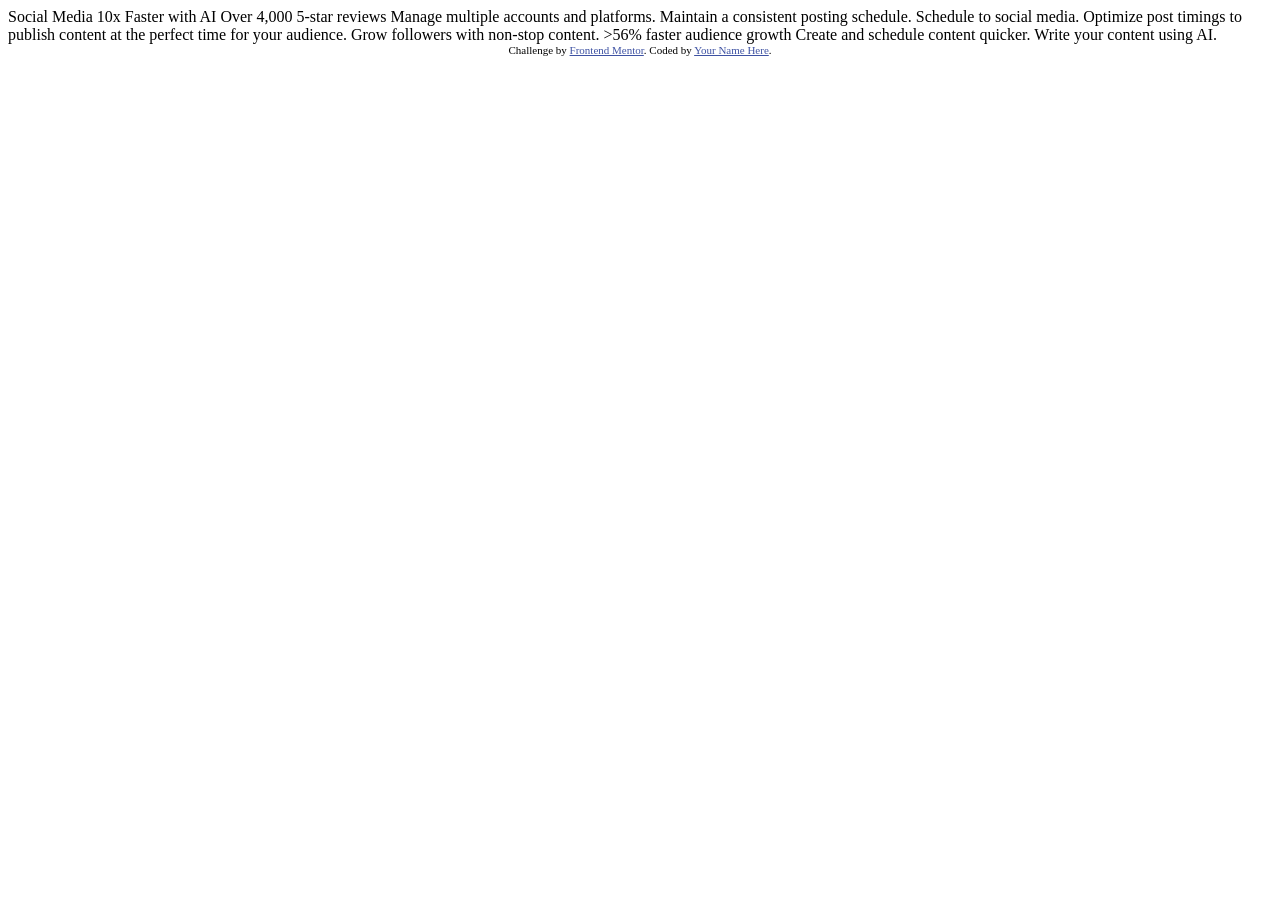
<file: index.html>
<!DOCTYPE html>
<html lang="en">
<head>
  <meta charset="UTF-8">
  <meta name="viewport" content="width=device-width, initial-scale=1.0"> <!-- displays site properly based on user's device -->

  <link rel="icon" type="image/png" sizes="32x32" href="./assets/images/favicon-32x32.png">
  
  <title>Frontend Mentor | Bento grid</title>

  <!-- Feel free to remove these styles or customise in your own stylesheet 👍 -->
  <style>
    .attribution { font-size: 11px; text-align: center; }
    .attribution a { color: hsl(228, 45%, 44%); }
  </style>
</head>
<body>

  Social Media 10x Faster with AI
  Over 4,000 5-star reviews

  Manage multiple accounts and platforms.

  Maintain a consistent posting schedule.

  Schedule to social media.
  Optimize post timings to publish content at the perfect time for your audience.
  
  Grow followers with non-stop content.

  >56% faster audience growth
  
  Create and schedule content quicker.

  Write your content using AI.
  
  <div class="attribution">
    Challenge by <a href="https://www.frontendmentor.io?ref=challenge">Frontend Mentor</a>. 
    Coded by <a href="#">Your Name Here</a>.
  </div>
</body>
</html>
</file>
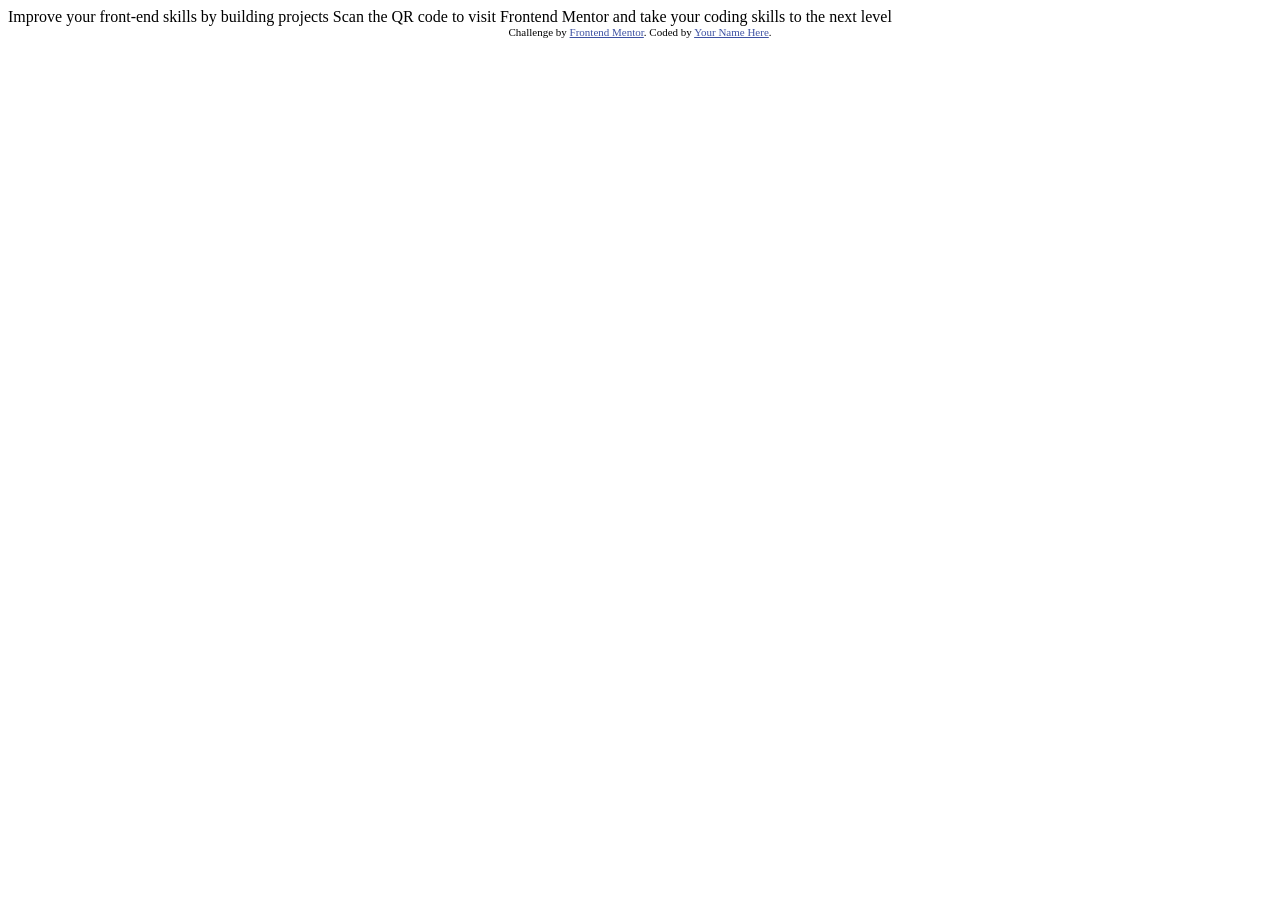
<file: qr-code-component-main/index.html>
<!DOCTYPE html>
<html lang="en">
<head>
  <meta charset="UTF-8">
  <meta name="viewport" content="width=device-width, initial-scale=1.0"> <!-- displays site properly based on user's device -->

  <link rel="icon" type="image/png" sizes="32x32" href="./images/favicon-32x32.png">
  
  <title>Frontend Mentor | QR code component</title>

  <!-- Feel free to remove these styles or customise in your own stylesheet 👍 -->
  <style>
    .attribution { font-size: 11px; text-align: center; }
    .attribution a { color: hsl(228, 45%, 44%); }
  </style>
</head>
<body>

  Improve your front-end skills by building projects

  Scan the QR code to visit Frontend Mentor and take your coding skills to the next level
  
  <div class="attribution">
    Challenge by <a href="https://www.frontendmentor.io?ref=challenge" target="_blank">Frontend Mentor</a>. 
    Coded by <a href="#">Your Name Here</a>.
  </div>
</body>
</html>
</file>
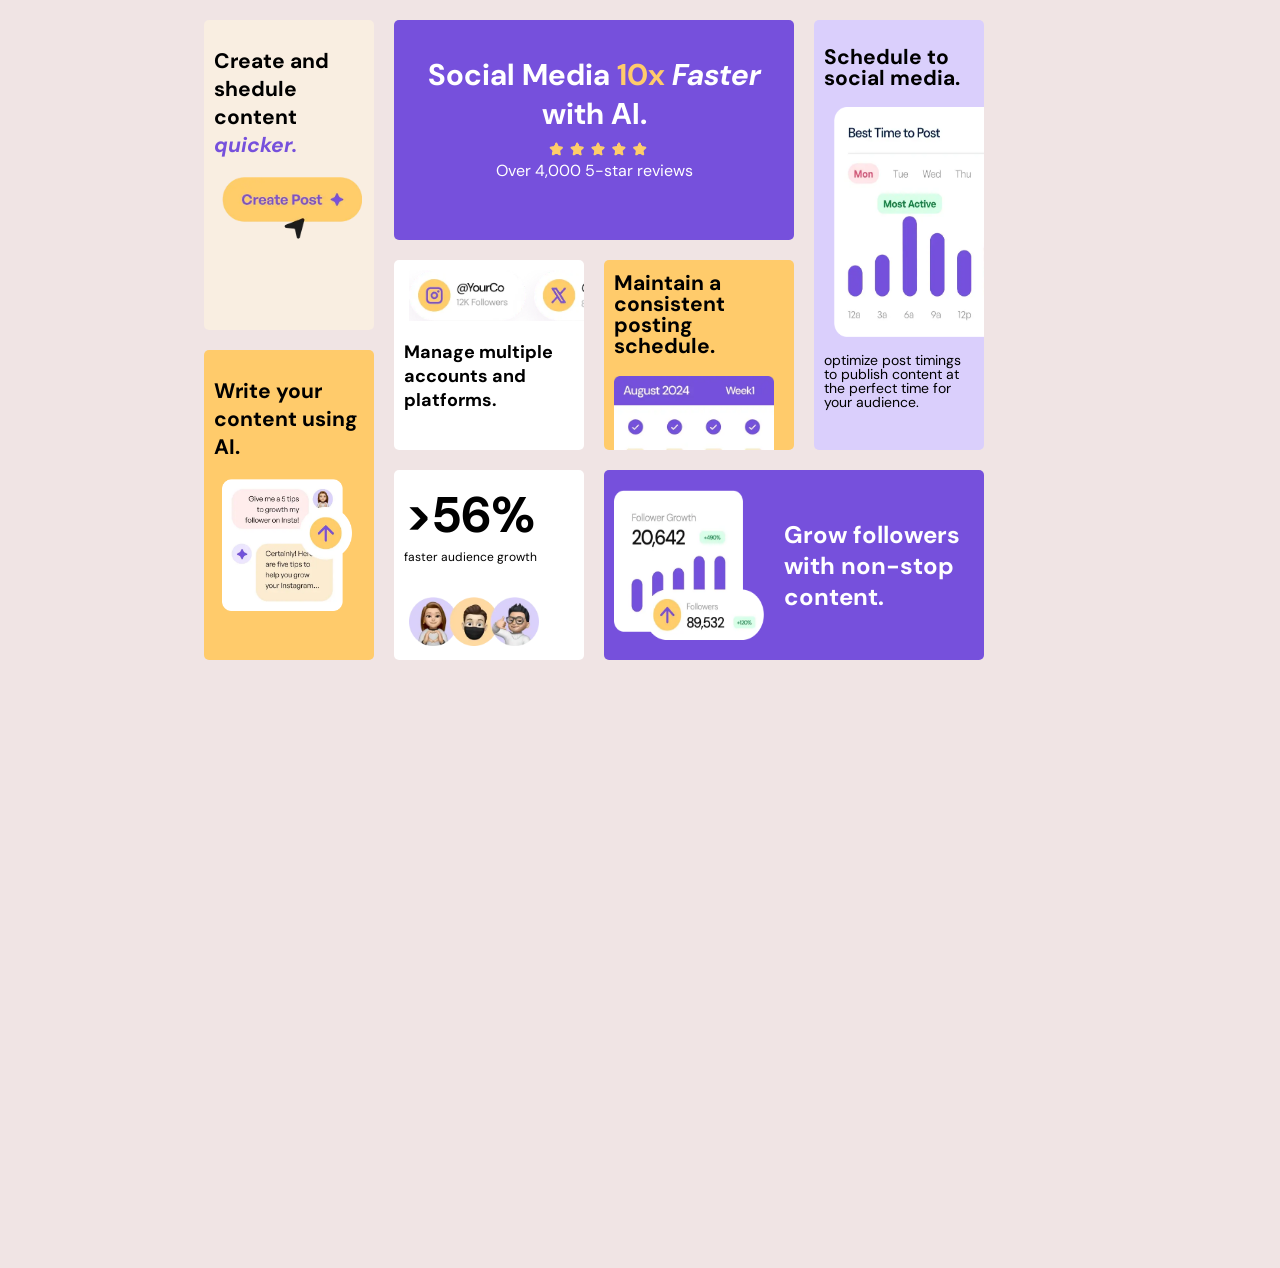
<file: bento-grid-main/bento-grid-main/index.html>
<!DOCTYPE html>
<html lang="en">
<head>
    <meta charset="UTF-8">
    <meta name="viewport" content="width=device-width, initial-scale=1.0">
    <title>bento</title>
    <link rel="stylesheet" href="bento.css">
    <link rel="preconnect" href="https://fonts.googleapis.com">
<link rel="preconnect" href="https://fonts.gstatic.com" crossorigin>
<link href="https://fonts.googleapis.com/css2?family=DM+Sans:ital,opsz,wght@0,9..40,100..1000;1,9..40,100..1000&display=swap" rel="stylesheet">
</head>
<body>
    <div class="bigbox1">
        <div class="box1">
            <h2>Create and shedule content <em>quicker.</em></h2>
            <img src="./assets/images/illustration-create-post.webp" alt="create post">
        </div>
        <div class="box2">         
            <h2>Write your content using AI.</h2>
            <img src="./assets/images/illustration-ai-content.webp" alt="ai">
        </div>

    </div>
    <div class="bigbox2">
        <div class="cube1">
            <div class="left">
                <div class="up">
                    <h2>Social Media <span class="highlight">10x</span> <i>Faster</i> with AI.</h2>
                    <img src="./assets/images/illustration-five-stars.webp" alt="stars">
                    <p>Over 4,000 5-star reviews </p>
                 </div>    

                <div class="down">

                        <div class="left2">
                            <img src="./assets/images/illustration-multiple-platforms.webp" alt="multiple platforms">
                            <h2>Manage multiple accounts and platforms.</h2>
                        </div>
               
                        <div class="right2">
                            <h2>Maintain a consistent posting schedule.</h2>
                            <img src="./assets/images/illustration-consistent-schedule.webp" alt="schedule posts">
                        </div>

                </div>
            <div class="right">
                <h2>Schedule to social media.</h2>
                <img src="./assets/images/illustration-schedule-posts.webp" alt="schedule posts">
                <p>optimize post timings to publish content at the perfect time for your audience.</p></div>
            </div>
        <div class="cube2">
            <div class="left3">
                <h2>>56%</h2>
                <p>faster audience growth</p>
                <img src="./assets/images/illustration-audience-growth.webp" alt="audience growth">

            </div>
            <div class="right3">
                <img src="./assets/images/illustration-grow-followers.webp" alt="grow followers">
                <h2>Grow followers with non-stop content.</h2>

            </div>
<!--  -->
        </div>
    </div>
</body>
</html>
</file>
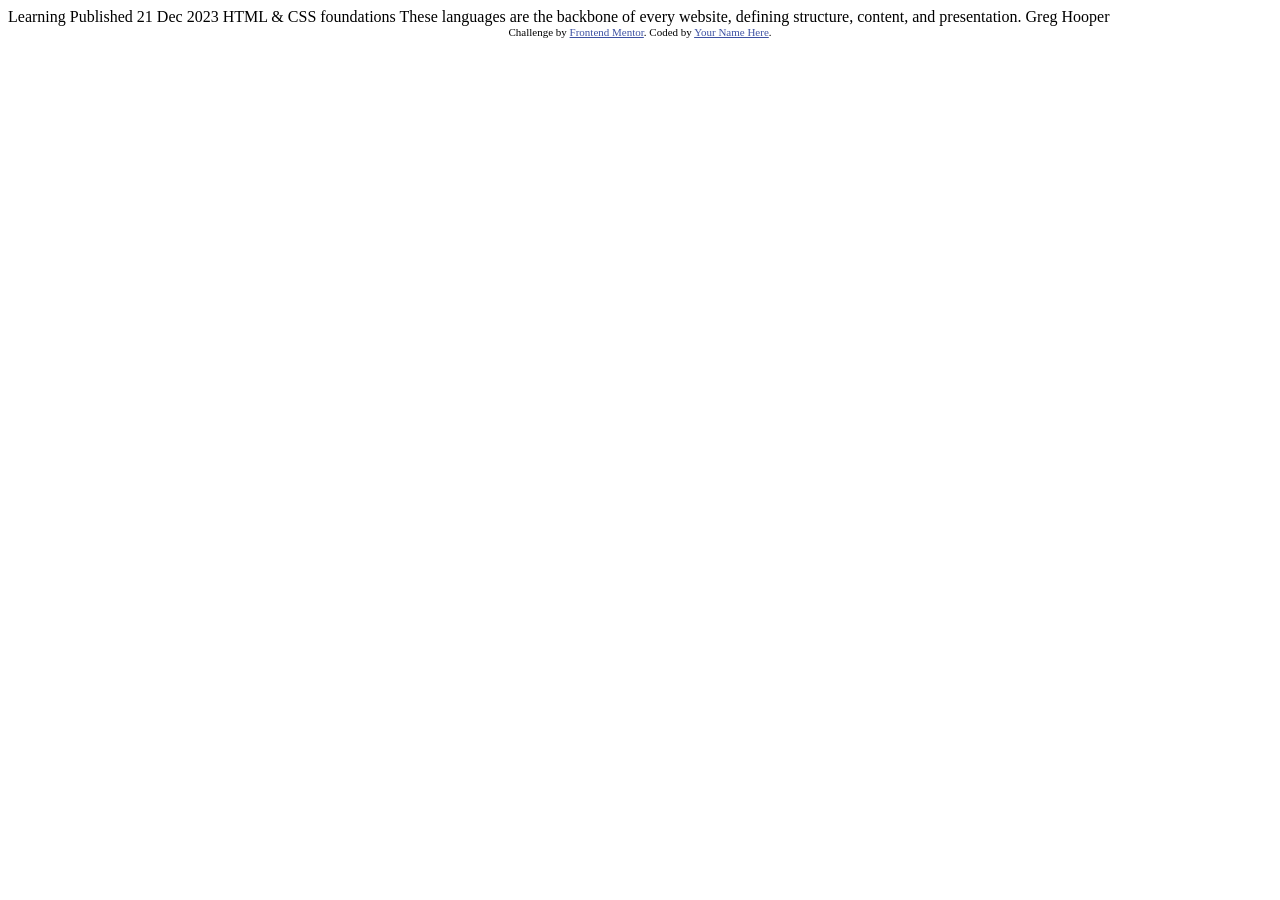
<file: blog-preview-card-main/blog-preview-card-main/index.html>
<!DOCTYPE html>
<html lang="en">
<head>
  <meta charset="UTF-8">
  <meta name="viewport" content="width=device-width, initial-scale=1.0"> <!-- displays site properly based on user's device -->

  <link rel="icon" type="image/png" sizes="32x32" href="./assets/images/favicon-32x32.png">
  
  <title>Frontend Mentor | Blog preview card</title>

  <!-- Feel free to remove these styles or customise in your own stylesheet 👍 -->
  <style>
    .attribution { font-size: 11px; text-align: center; }
    .attribution a { color: hsl(228, 45%, 44%); }
  </style>
</head>
<body>

  Learning

  Published 21 Dec 2023

  HTML & CSS foundations

  These languages are the backbone of every website, defining structure, content, and presentation.

  Greg Hooper
  
  <div class="attribution">
    Challenge by <a href="https://www.frontendmentor.io?ref=challenge" target="_blank">Frontend Mentor</a>. 
    Coded by <a href="#">Your Name Here</a>.
  </div>
</body>
</html>
</file>
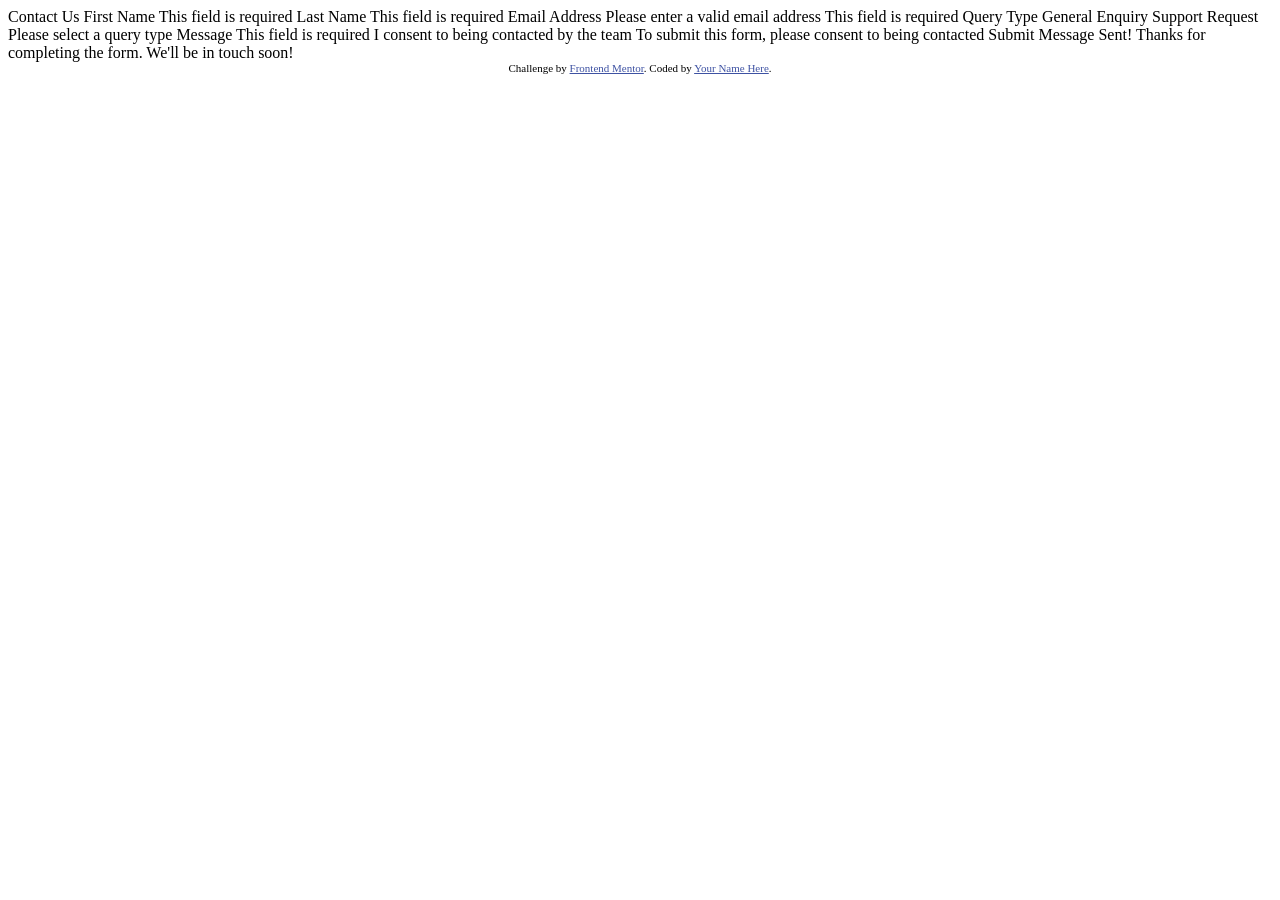
<file: contact-form-main/contact-form-main/index.html>
<!DOCTYPE html>
<html lang="en">
<head>
  <meta charset="UTF-8">
  <meta name="viewport" content="width=device-width, initial-scale=1.0"> <!-- displays site properly based on user's device -->

  <link rel="icon" type="image/png" sizes="32x32" href="./assets/images/favicon-32x32.png">
  
  <title>Frontend Mentor | Contact form</title>

  <!-- Feel free to remove these styles or customise in your own stylesheet 👍 -->
  <style>
    .attribution { font-size: 11px; text-align: center; }
    .attribution a { color: hsl(228, 45%, 44%); }
  </style>
</head>
<body>

  Contact Us

  First Name
  This field is required

  Last Name
  This field is required

  Email Address
  Please enter a valid email address
  This field is required

  Query Type
  General Enquiry
  Support Request
  Please select a query type

  Message
  This field is required

  I consent to being contacted by the team
  To submit this form, please consent to being contacted

  Submit

  Message Sent!
  Thanks for completing the form. We'll be in touch soon!
  
  <div class="attribution">
    Challenge by <a href="https://www.frontendmentor.io?ref=challenge">Frontend Mentor</a>. 
    Coded by <a href="#">Your Name Here</a>.
  </div>
</body>
</html>
</file>
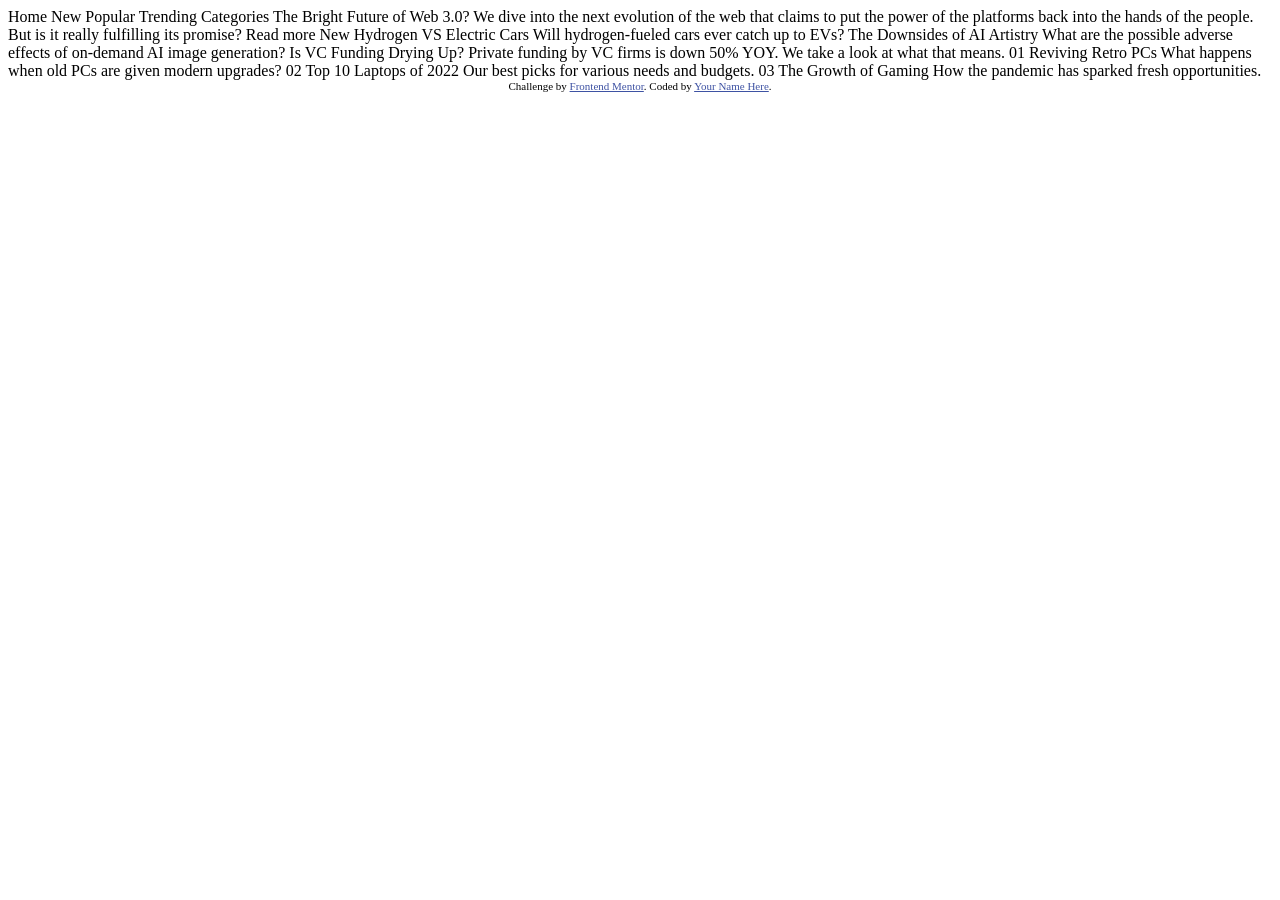
<file: news-homepage-main/news-homepage-main/index.html>
<!DOCTYPE html>
<html lang="en">
<head>
  <meta charset="UTF-8">
  <meta name="viewport" content="width=device-width, initial-scale=1.0"> <!-- displays site properly based on user's device -->

  <link rel="icon" type="image/png" sizes="32x32" href="./assets/images/favicon-32x32.png">
  
  <title>Frontend Mentor | News homepage</title>

  <!-- Feel free to remove these styles or customise in your own stylesheet 👍 -->
  <style>
    .attribution { font-size: 11px; text-align: center; }
    .attribution a { color: hsl(228, 45%, 44%); }
  </style>
</head>
<body>

  Home
  New
  Popular
  Trending
  Categories

  The Bright Future of Web 3.0?

  We dive into the next evolution of the web that claims to put the power of the platforms back into the hands of the people. 
  But is it really fulfilling its promise?

  Read more

  New 

  Hydrogen VS Electric Cars
  Will hydrogen-fueled cars ever catch up to EVs?

  The Downsides of AI Artistry
  What are the possible adverse effects of on-demand AI image generation?

  Is VC Funding Drying Up?
  Private funding by VC firms is down 50% YOY. We take a look at what that means.

  01
  Reviving Retro PCs
  What happens when old PCs are given modern upgrades?

  02
  Top 10 Laptops of 2022
  Our best picks for various needs and budgets.

  03
  The Growth of Gaming
  How the pandemic has sparked fresh opportunities.
  
  <div class="attribution">
    Challenge by <a href="https://www.frontendmentor.io?ref=challenge" target="_blank">Frontend Mentor</a>. 
    Coded by <a href="#">Your Name Here</a>.
  </div>
</body>
</html>
</file>
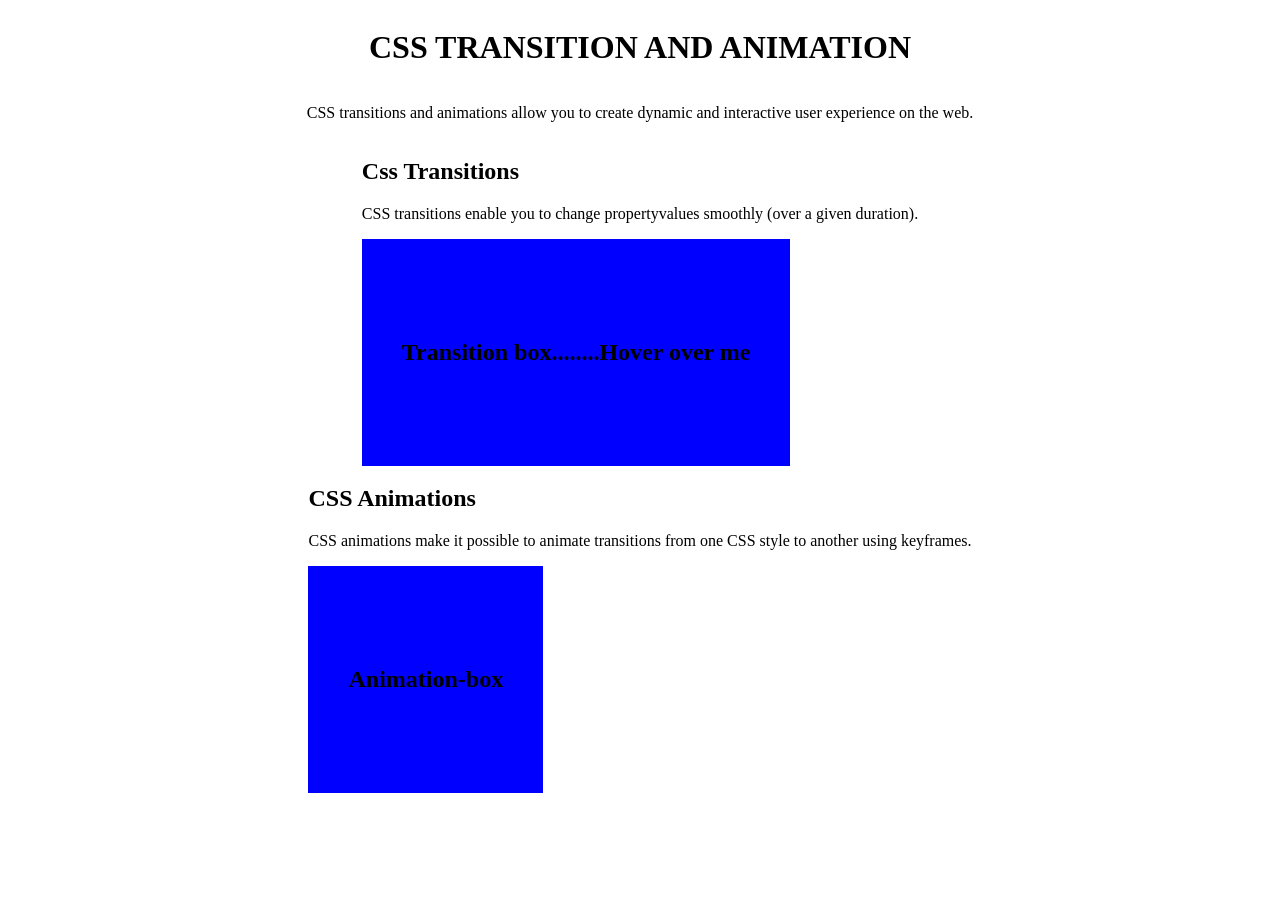
<file: animation.html>
<!DOCTYPE html>
<html lang="en">
<head>
    <meta charset="UTF-8">
    <meta name="viewport" content="width=device-width, initial-scale=1.0">
    <title>Document</title>
    <link rel="stylesheet" href="animation.css">
</head>
<body>
    <h1>CSS TRANSITION AND ANIMATION</h1>
    <p> CSS transitions and animations allow you to create dynamic and interactive user experience on the web.</p>

    <div>
        <h2>Css Transitions</h2>
        <p>CSS transitions enable you to change propertyvalues smoothly (over a given duration).</p>
        <div class="transition-box">
            <h2>Transition box........Hover over me </h2>
        </div>
    </div>
    <div>
        <h2>CSS Animations</h2>
        <p>CSS animations make it possible to animate transitions from one CSS style to another using keyframes.</p>
        <div class="animation-box">
            <h2>Animation-box</h2>
        </div>

    </div>
    
</body>
</html>
</file>
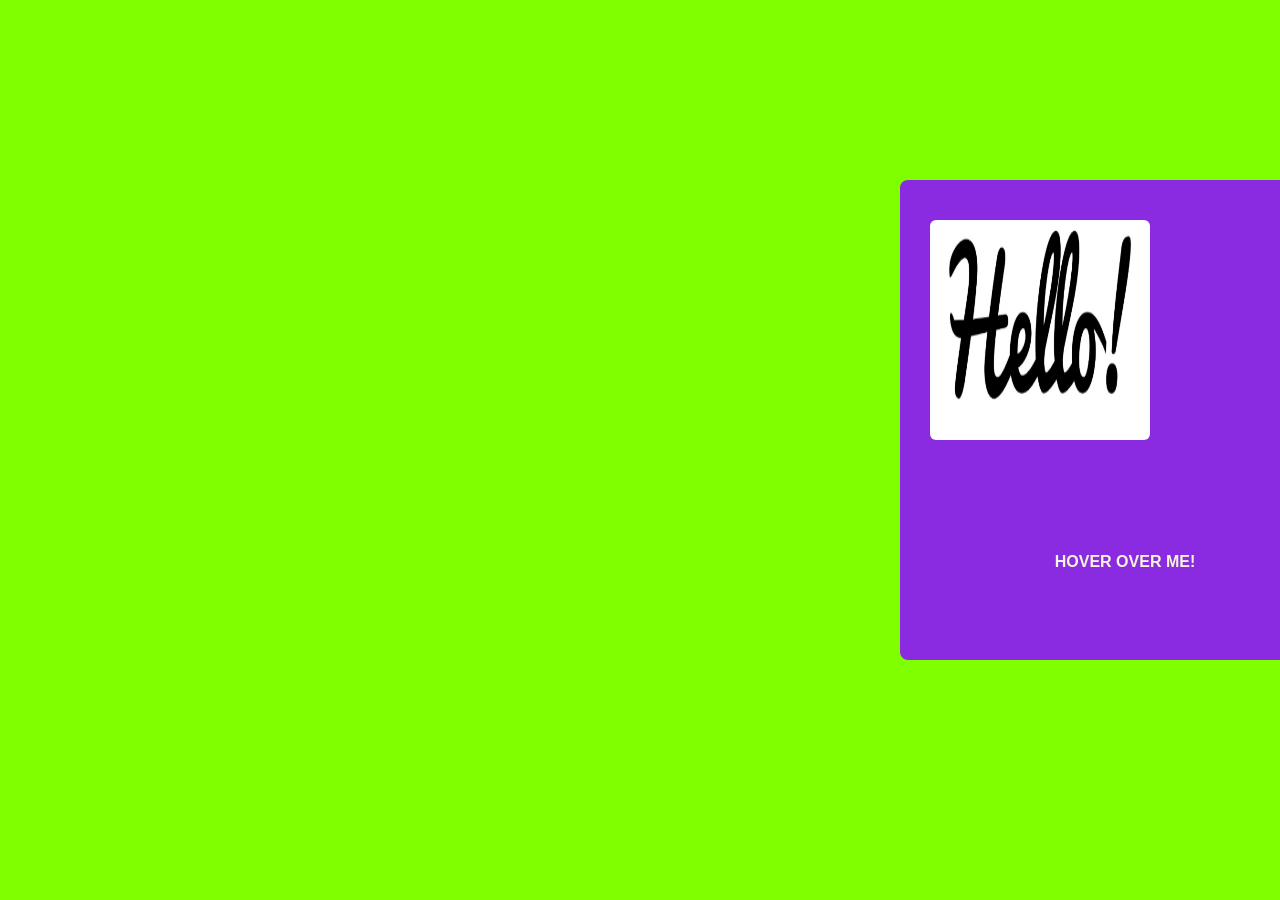
<file: flipcard/flipcard.html>
<!DOCTYPE html>
<html lang="en">
<head>
    <meta charset="UTF-8">
    <meta name="viewport" content="width=device-width, initial-scale=1.0">
    <title>Flip card</title>
    <link rel="stylesheet" href="flipcard.css">
</head>
<body>
    <div class="container">
        <div class="card">
            <div class="front">    
                <img src="./hello tag.PNG">
                <p>HOVER OVER ME!</p>
            </div>
            <div class="back">
                <p>What's good bro?</p>
            </div>


        </div>
    </div>
</body>
</html>
</file>
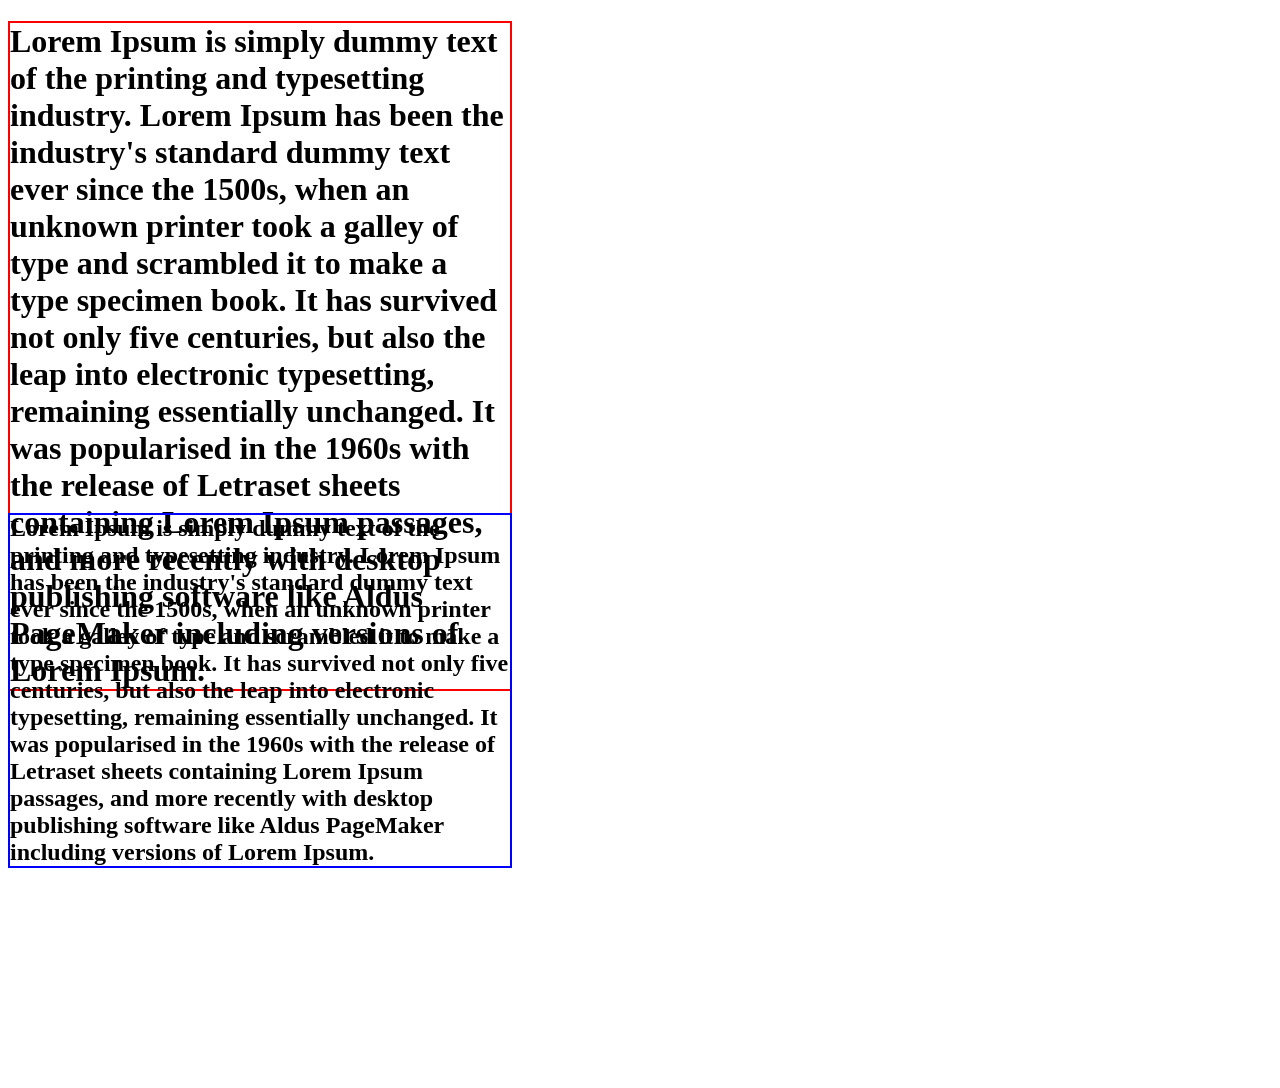
<file: qr-code-component-main/boxmodellayout.html>
<!DOCTYPE html>
<html lang="en">
<head>
    <meta charset="UTF-8">
    <meta name="viewport" content="width=device-width, initial-scale=1.0">
    <title>Box model layout</title>
    <link rel="stylesheet" href="boxmodellayout.css">
</head>
<body>
    <h1 class="first">Lorem Ipsum is simply dummy text of the printing and typesetting industry. Lorem Ipsum has been the industry's standard dummy text ever 
        since the 1500s, when an unknown printer took a galley of type and scrambled it to make a type specimen book. It has survived not only 
        five centuries, but also the leap into electronic typesetting, remaining essentially unchanged. It was popularised in the 1960s with the
         release of Letraset sheets containing Lorem Ipsum passages, and more recently with desktop publishing software like Aldus PageMaker 
         including versions of Lorem Ipsum.
    </h1>
    <h2 class="second">Lorem Ipsum is simply dummy text of the printing and typesetting industry. Lorem Ipsum has been the industry's standard dummy text ever 
        since the 1500s, when an unknown printer took a galley of type and scrambled it to make a type specimen book. It has survived not only 
        five centuries, but also the leap into electronic typesetting, remaining essentially unchanged. It was popularised in the 1960s with the
         release of Letraset sheets containing Lorem Ipsum passages, and more recently with desktop publishing software like Aldus PageMaker 
         including versions of Lorem Ipsum.
    </h2>
</body>
</html>
</file>
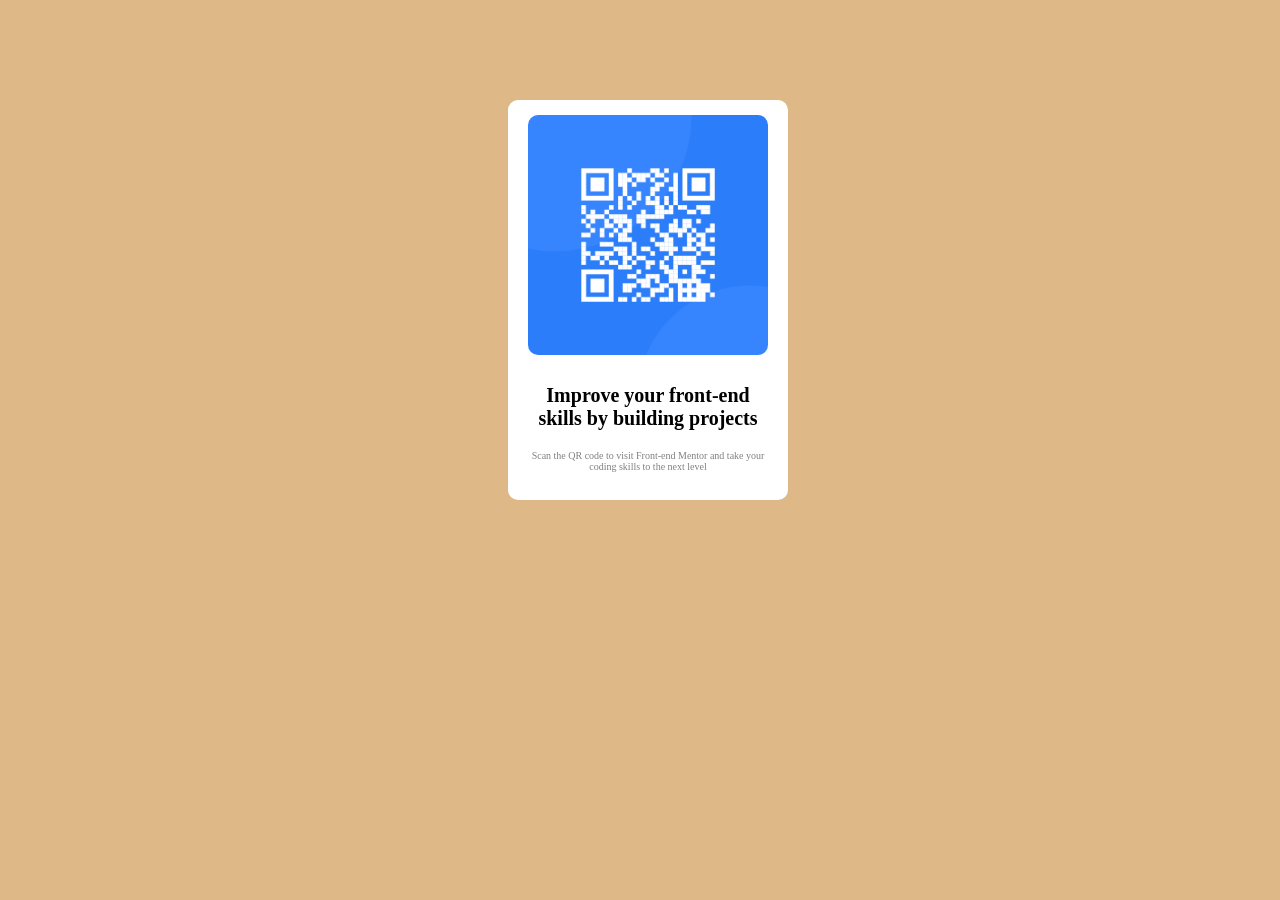
<file: qr-code-component-main/card.html>
<!DOCTYPE html>
<html lang="en">

<head>
   <meta charset="UTF-8">
   <meta name="viewport" content="width=device-width, initial-scale=1.0">
   <title>contact card</title>
   <link rel="stylesheet" href="card.css"> 
</head>

<body>
   <div id="development">
      <img src="../qr-code-component-main/images/image-qr-code.png" alt="qr code">
      <p class="first">Improve your front-end skills by building projects </p>
      <p class="second">Scan the QR code to visit
         Front-end Mentor and take your coding skills to the next level</p>
   </div>

</body>

</html>
</file>
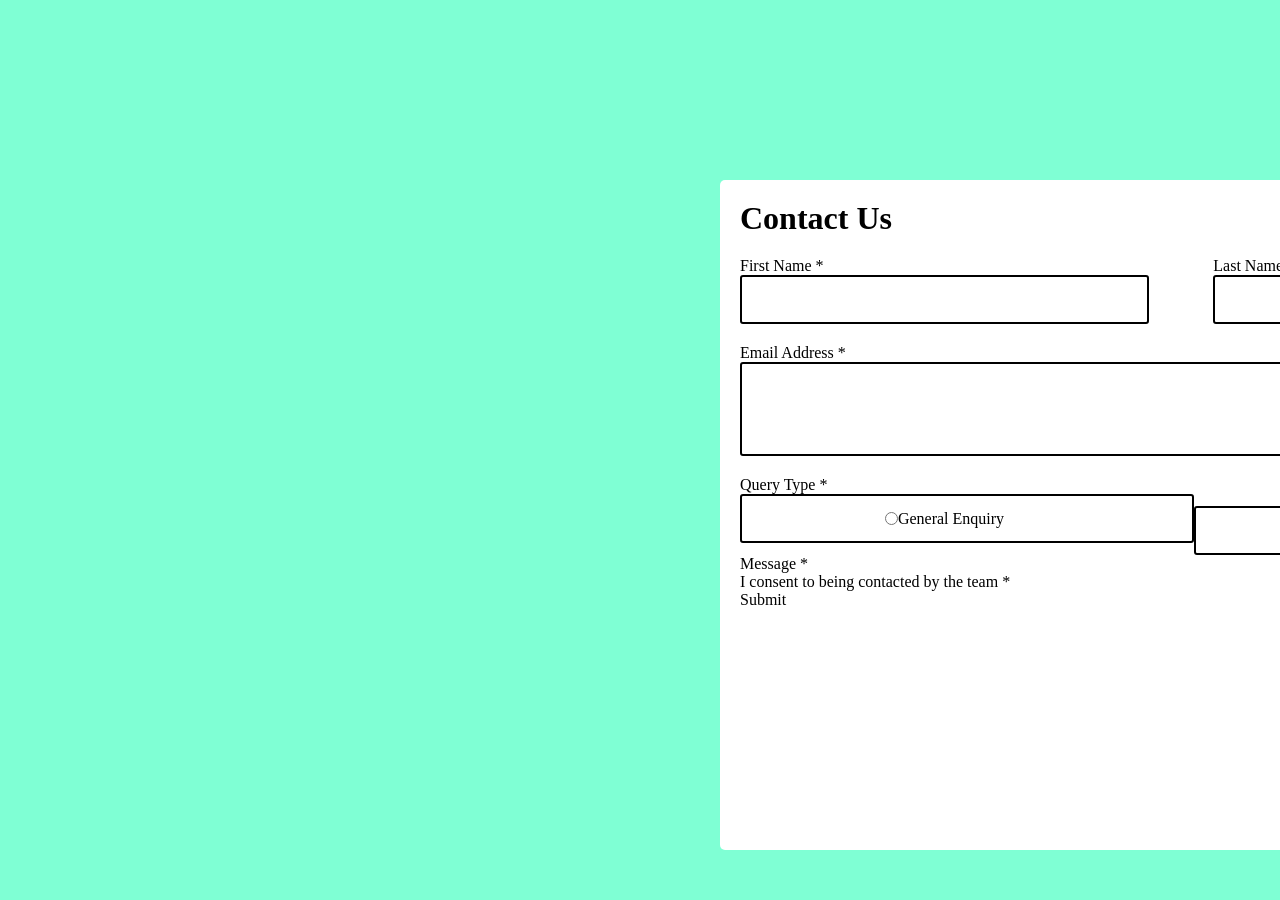
<file: contact-form-main/contact-form-main/contactform.html>
<!DOCTYPE html>
<html lang="en">

<head>
    <meta charset="UTF-8">
    <meta name="viewport" content="width=device-width, initial-scale=1.0">
    <title>Contact form</title>
    <link rel="stylesheet" href="contactform.css">
</head>

<body>
    <form action="login">
        <div>
            <h1>Contact Us</h1>
            <div class="one">
                <div class="first">
                    <label>First Name *</label>
                    <input type="text">
                </div>
                <div class="second">
                    <label>Last Name *</label>
                    <input type="text">

                </div>
            </div>
            <div class="two">
                <label>Email Address *</label><br>
                <input type="email">

            </div>
            <div class="three">
                <div>
                    <label>Query Type *</label>
                    <div class="third">
                        <input type="radio">
                        <p>General Enquiry</p>
                    </div>
                </div>
                <div>
                    <div class="fourth">
                        <input type="radio">
                        <p>Support Request</p>
                    </div>

                </div>
            </div>
            <div class="four">
                <label>Message *</label>
                <div></div>

            </div>
            <div class="five">
                <div></div>
                <p>I consent to being contacted by the team *</p>

            </div>
            <div class="six">
                <div>
                    Submit
                </div>

            </div>
        </div>
    </form>
</body>

</html>
</file>
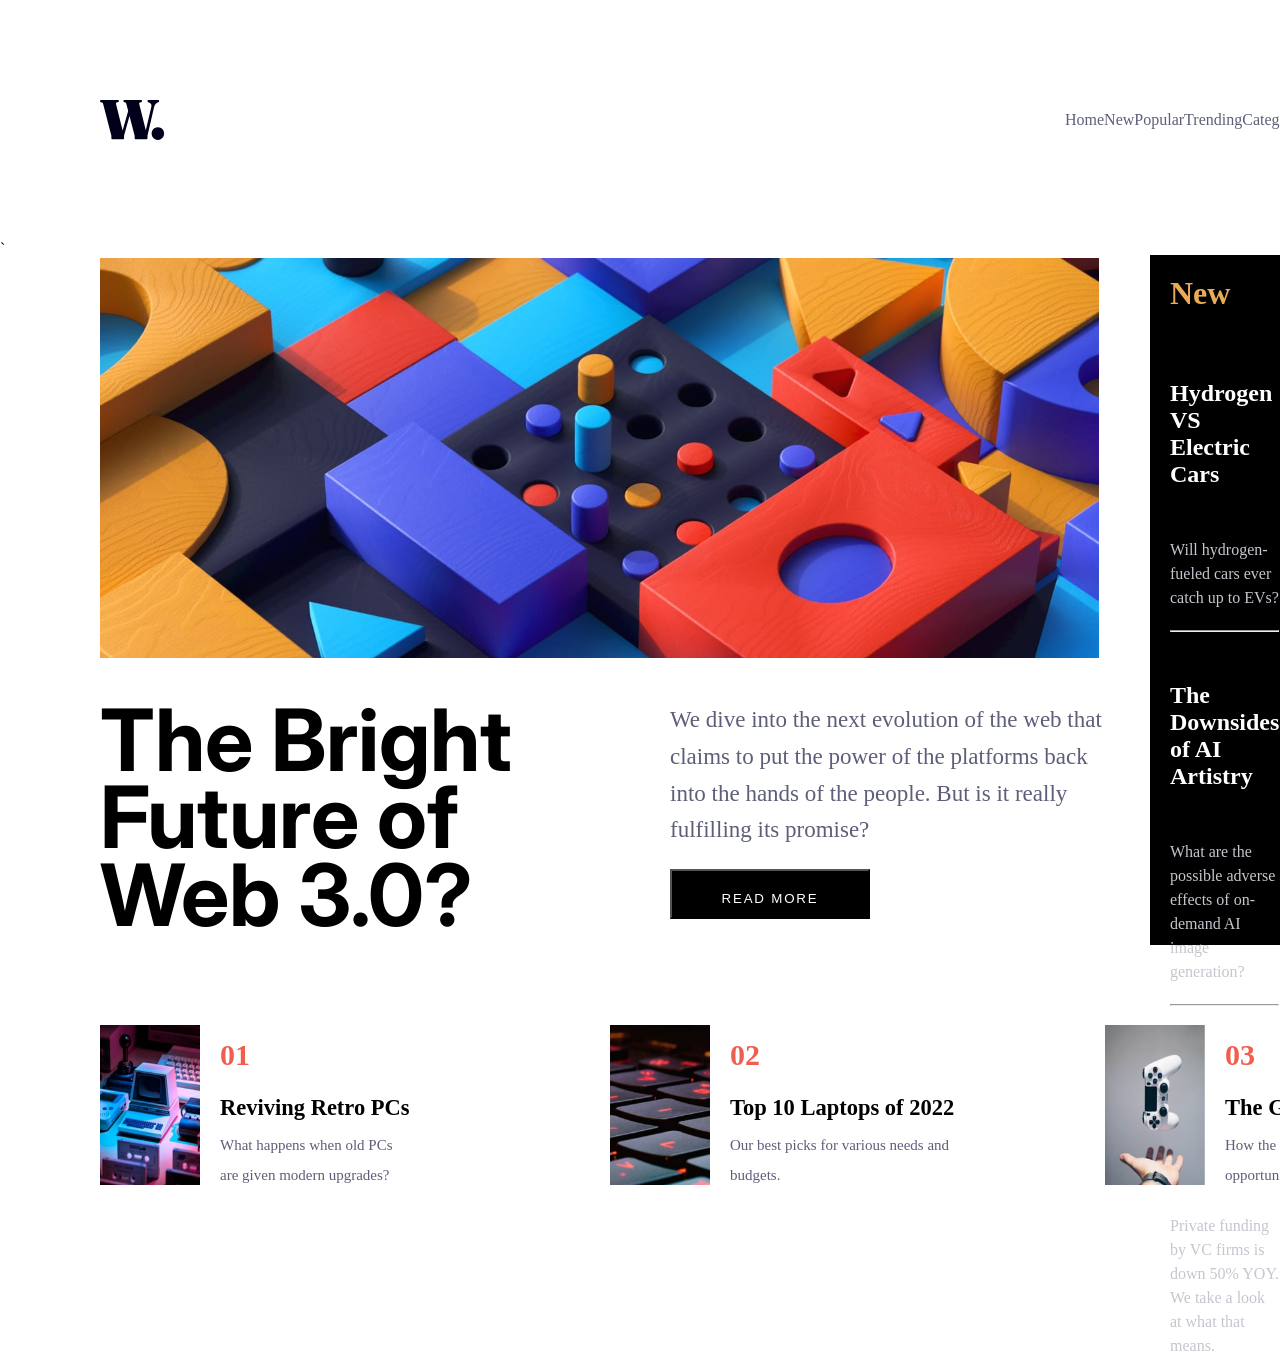
<file: news-homepage-main/news-homepage-main/news.html>
<!DOCTYPE html>
<html lang="en">

<head>
    <meta charset="UTF-8">
    <meta name="viewport" content="width=device-width, initial-scale=1.0">
    <title>news-homepage</title>
    <link rel="stylesheet" href="news.css">
    <link rel="preconnect" href="https://fonts.googleapis.com">
    <link rel="preconnect" href="https://fonts.gstatic.com" crossorigin>
    <link href="https://fonts.googleapis.com/css2?family=Inter:ital,opsz,wght@0,14..32
,100..900;1,14..32,100..900&display=swap" rel="stylesheet">
</head>

<body>
    <nav>
        <img src="./assets/images/logo.svg" alt="logo" class="logo">
        <ul>
            <li><a href="">Home</a></li>
            <li><a href="">New</a></li>
            <li><a href="">Popular</a></li>
            <li><a href="">Trending</a></li>
            <li><a href="">Categories</a></li>
        </ul>
    </nav>
    <div class="big-box">
        <div class="upper-box">
            <div class="left">`
                <div>
                    <img src="./assets/images/image-web-3-desktop.jpg" alt="web3 image">
                </div>
                <div class="ok">
                    <div class="left1">
                        <h1>The Bright Future of Web 3.0?</h1>
                    </div>
                    <div class="right1">
                        <p>We dive into the next evolution of the web that claims to put the power of the platforms back
                            into the hands of the people.
                            But is it really fulfilling its promise?
                        </p>
                        <button>READ MORE</button>
                    </div>

                </div>

            </div>
            <div class="right">
                <h1>New</h1>
                <br />
                <h2>Hydrogen VS Electric Cars</h2>
                <p> Will hydrogen-fueled cars ever catch up to EVs?</p>
                <hr />
                <h2>The Downsides of AI Artistry</h2>
                <p>What are the possible adverse effects of on-demand AI image generation?</p>
                <hr />
                <h2>Is VC Funding Drying Up?</h2>
                <p>Private funding by VC firms is down 50% YOY. We take a look at what that means.</p>
            </div>
        </div>
        <div class="lower-box">
            <div class="one">
                <img src="./assets/images/image-retro-pcs.jpg" alt="retro pc image">
                <div class="inner-one">
                    <h1>01</h1>
                    <h2>Reviving Retro PCs</h2>
                    <p>What happens when old PCs are given modern upgrades?</p>
                </div>
            </div>
            <div class="two">
                <img src="./assets/images/image-top-laptops.jpg" alt="laptop keyboard image">
                <div class="inner-two">
                    <h1>02</h1>
                    <h2>Top 10 Laptops of 2022</h2>
                    <p> Our best picks for various needs and budgets.</p>
                </div>

            </div>
            <div class="three">
                <img src="./assets/images/image-gaming-growth.jpg" alt="controller image">
                <div class="inner-three">
                    <h1>03</h1>
                    <h2>The Growth of Gaming</h2>
                    <p>How the pandemic has sparked fresh opportunities.</p>
                </div>

            </div>
        </div>
    </div>


</body>

</html>
</file>
<file: bento-grid-main/bento-grid-main/bento.css>
body{
    background-color: hsla(0, 30%, 91%, 0.897);
    display:flex;
    margin-top:20px;
    justify-content: center;
    margin-right: 200px;
}
.bigbox1{
    margin-left:100px;
    margin-right:20px
}

.box1{
    font-family: "DM Sans";
    width:150px;
    background-color: hsl(31, 66%, 93%);
    height:290px;
    border-radius: 5px;
    padding:10px;
    margin-bottom:20px;
    margin: center;
    font-size:14px;
}
em{
    color: hsl(256, 67%, 59%);
}
.box1 img{
    width:140px;
    margin-left:8px;
}
.box2{
    font-family: "DM Sans";
    width:150px;
    background-color: hsl(39, 100%, 71%);
    height:290px;
    border-radius: 5px;
    padding:10px;
    margin: center;
     font-size:14px;
}
.box2 img{
    width:130px;
    margin-left:8px;
}
.up{
    font-family: "DM Sans";
    width:380px;
    background-color:hsl(256, 67%, 59%) ;
    height:200px;
    padding :10px;
    border-radius: 5px;
    padding:10px;   
    text-align: center;
    font-size:20px;
    margin-bottom:20px;
}
.up img{
    width:100px;
    margin-left:8px;
     position:relative;
    bottom:20px;
   }
.up p{
    font-size:16px;  
    position:relative;
    bottom:40px;
}
.up h2,p {
    color:white;
}
.highlight{
    color:hsl(39, 100%, 71%);
}
.left2 img{
    width:240px;
    margin-left: 5px;
  }
 
.left2{
    font-family: "DM Sans";
    width:170px;
    background-color: hsl(0, 0%, 100%) ;
    height:170px;
    padding :10px;
    border-radius: 5px;
   font-size:12px;
    overflow:hidden;
}
.right2{
    font-family: "DM Sans";
    width:170px;
    background-color:hsl(39, 100%, 71%);
    height:170px;
    padding :10px;
    border-radius: 5px;
   font-size:14px;
    overflow:hidden;
    position:relative;
    left:210px;
    bottom:190px;
    line-height:1.0;
   
   
}
.right2 img{
    width:160px;
    position:relative;
    top:2px;
  
  }
.right2 h2{
    position:relative;
    margin-top: 3px;
}  
 .right{
    font-family: "DM Sans";
    width:150px;
    background-color: hsl(254, 88%, 90%);
    height:410px;
    padding :10px;
    border-radius: 5px;
   font-size:14px;
    overflow:hidden;
    line-height:1.0;
    position:relative; 
    left:400px;
    bottom:620px;
    margin-left:20px;
}   
.right img{
    width:234px;
    height:230px;
    position:relative;
    left:10px; 
}
.right p{
    color:black;
}
.left3{
    font-family: "DM Sans";
    width:170px;
    background-color: hsl(0, 0%, 100%) ;
    height:170px;
    padding :10px;
    border-radius: 5px;
    font-size:12px;
    overflow:hidden;
    text-align: left;
    position:relative;
    bottom: 600px;
}    
.left3 img{
    width:130px;
    margin-left: 5px;
    position:relative;
    bottom:60px;
}   
.left3 p{
    color:black;
    position:relative;
    bottom:80px;
} 
.left3 h2{
    font-size:50px; 
    position:relative;
    bottom:40px;
}
.right3{
    font-family: "DM Sans";
    width:360px;
    background-color: hsl(256, 67%, 59%);
    height:170px;
    padding :10px;
    border-radius: 5px;
    display: flex;
    align-items: center;
    position: relative;
    bottom:600px;
    

   

  }
.right3 img{
    width:150px;
    height:150px;
    
}
.right3 h2{
    color:white;
    margin-left: 20px;
}
 .cube2 {
  display: flex;
  justify-content: center;
  align-items: center;
  gap: 20px;
 

}  {display flex}      {Spider-Man}
</file>
<file: animation.css>
body {
    display: flex;
    flex-direction: column;
    justify-content: center;
    align-items: center;
}

.transition-box {
    background-color: blue;
    display: inline-flex;
    padding: 80px 40px;
    transition: 2s ease;
}

.transition-box:hover {
    background-color: chocolate;
    border-radius: 40px;
    transform: rotate(360deg);
}

.animation-box {
    background-color: blue;
    display: inline-flex;
    padding: 80px 40px;
    animation: mymove 4s infinite;
    position: relative;
}

@keyframes mymove {
    0% {
        left: 0px;
        top: 0px;
        background-color: blue;
        border-radius: 100px
    }

    25% {
        left: 400px;
        top: 0px;
        background-color: brown;
        border-radius: 100px;
    }

    50% {
        left: 400px;
        top: 400px;
        background-color: orchid;
        border-radius: 100px;
    }

    75% {
        left: 0px;
        top: 400px;
        background-color: goldenrod;
        border-radius: 100px;
    }

    100% {
        left: 0px;
        top: 0px;
        background-color: blue;
        border-radius: 100px
    }

}
</file>
<file: flipcard/flipcard.css>
body {
    margin: 0;
    padding: 0;
    align-items: center;
    justify-content: center;
    background-color: chartreuse;
}

.container {
    perspective: 1000px;
    width: 30vh;
    height: 50vh;
    margin-left: 100vh;
    margin-top: 20vh;
}

img {
    width: 220px;
    height: 220px;
    position: absolute;
    left: 30px;
    top: 40px;
    border-radius: 6px;

}

.front,
.back {
    position: absolute;
    width: 100%;
    height: 300px;
    border-radius: 8px;
    backface-visibility: hidden;
    padding: 10vh;
    font-family: Arial, Helvetica, sans-serif;
}

.front {
    background-color: blueviolet;
    justify-content: center;
    align-items: center;
    transform: rotateY(0deg);
    font-weight: 700;
    display: flex;
    color: beige;
}

.front p{
     display: flex;
     margin-top: 300px;
   
}
 
.back {
    background-color: chocolate;
    justify-content: center;
    align-items: center;
    font-weight: 700;
    display: flex;
    transform: rotateY(180deg);
    color: beige;
}

.card {
    justify-items: center;
    transform-style: preserve-3d;
    transition: transform 3s;
}

.container:hover .card {
    transform: rotateY(180deg);
}
</file>
<file: qr-code-component-main/boxmodellayout.css>
.first{
    border:2px solid red;
    width: 500px;
}
.second{
    position:relative;
    bottom:200px;
    border:2px solid blue;
    width: 500px;
}
</file>
<file: qr-code-component-main/card.css>
body {
         background-color: burlywood;
      }

      #development {
         height: 400px;
         width: 240px;
         background-color: white;
         border-radius: 10px;
         /* align-content: end; */
         margin-left: 500px;
         padding: 0px 20px;
         margin-top: 100px;

      }

      img {
         /* height: 400px; */
         width: 240px;
         border-radius: 10px;
         margin-top: 15px;
         margin-bottom: 2%;
      }

      .first {
         font-size: 20px;
         text-align: bottom;
         font-weight: bold;
         text-align: center;
      }

      .second {
         font-size: 10px;
         text-align: bottom;
         text-align: center;
         color: grey;
      }
</file>
<file: contact-form-main/contact-form-main/contactform.css>
* {
    padding: 0;
    margin: 0;
}

body {
    background-color: aquamarine;
}

form {
    margin-left: 80vh;
    margin-top: 20vh;
    width: 100vh;
    height: 70vh;
    background-color: white;
    padding: 20px;
    border-radius: 5px;
}

h1 {
    padding-bottom: 20px;
}

.one {
    display: flex;
    padding-bottom: 20px;
}

.first {
    display: block;
    padding-right: 5vh;
}

.first input {
    width: 45vh;
    height: 5vh;
    border: 2px solid black;
    border-radius: 3px;
    color: aquamarine;
}

.second {
    display: block;
}

.second input {
    width: 45vh;
    height: 5vh;
    border: 2px solid black;
    border-radius: 3px;
    color: aquamarine;
}

.two {
    display: block;
    padding-bottom: 20px;
}


.two input {
    width: 97vh;
    height: 10vh;
    border: 2px solid black;
    border-radius: 3px;
    color: aquamarine;
}

.three {
    display: flex;
}

.third {
    border: 2px solid black;
    border-radius: 3px;
    display: flex;
    width: 45vh;
    height: 5vh;
    align-items: center;
    justify-content: center;
        padding-right: 5vh;
        

}

.fourth {
    margin-top: 3.3vh;
    border: 2px solid black;
    border-radius: 3px;
    display: flex;
    width: 45vh;
    height: 5vh;
    align-items: center;
    justify-content: center;

}
</file>
<file: news-homepage-main/news-homepage-main/news.css>
* {
    margin: 0;
    padding: 0;
}

body {
    background-color: white;
}

nav {
    display: flex;
    align-items: center;
    justify-content: space-between;
    padding: 100px;
}

nav ul {
    display: flex;
    list-style: none;
    justify-content: space-between;
    width: 500px;
    margin-left: 900px;
}

nav ul li a {
    text-decoration: none;
    color: hsl(236, 13%, 42%);
}

nav ul li a:hover {
    color: hsl(5, 85%, 63%);
}

.left div img {
    width: 90%;
    height: 400px;
    margin-left: 100px;
}

.right {
    background-color: black;
    width: 300px;
    padding: 20px;
    height: 650px;
    margin-top: 15px;
}

.upper-box {
    display: flex;
    gap: 40px;
}

.right h2 {
    color: white;
    margin-bottom: 50px;
    margin-top: 50px;
}

.right h1 {
    color: hsl(35, 77%, 62%);
}

.right p {
    color: hsl(233, 8%, 79%);
    margin-bottom: 20px;
    line-height: 1.5;
}

.right h2:hover {
    color: hsl(35, 77%, 62%);
}

.left1 {
    margin-left: 100px;
    font-weight: 900;
    font-size: 43px;
    width: 480px;
    height: 240px;
    font-family: "inter", sans-serif;
    line-height: 0.9;
    margin-top: 40px;
}

.right1 {
    width: 440px;
    height: 240px;
    margin-top: 40px;
    margin-left: 90px;
    line-height: 1.6;
    font-size: 23px;
    color: hsl(236, 13%, 42%);
}

.right1 button {
    margin-top: 20px;
    color: white;
    background-color: black;
    padding: 20px;
    letter-spacing: 1.8px;
    width: 200px;
    height: 50px;
    align-items: center;
}
.right1 button:hover {
    background-color: hsl(5, 85%, 63%);
    cursor: pointer;
}

.ok {
    display: flex;
}

.upper-box {
    margin-bottom: 80px;
}

.lower-box {
    display: flex;
    gap: 40px;
    margin-bottom: 80px;
}

.one {
    margin-left: 100px;
    display: flex;
    flex-direction: row;
    margin-right: 20px;
}

.inner-one {
    margin-left: 20px;
    font-size: 15px;
    width: 190px;
    line-height: 2;

}

.one img {
    width: 100px;
    height: 160px;
}

.inner-one h1 {
    color: hsl(5, 85%, 63%);
}

.inner-one h2:hover {
    color: hsl(5, 85%, 63%);
}

.inner-one p {
    color: hsl(236, 13%, 42%);
}

.two {
    margin-left: 140px;
    display: flex;
    flex-direction: row;
    margin-right: 110px;
}

.inner-two {
    margin-left: 20px;
    font-size: 15px;
    width: 225px;
    line-height: 2;
}

.two img {
    width: 100px;
    height: 160px;
}

.inner-two h1 {
    color: hsl(5, 85%, 63%);
}

.inner-two h2:hover {
    color: hsl(5, 85%, 63%);
}

.inner-two p {
    color: hsl(236, 13%, 42%);
}


.three {
    margin-left: 4s0px;
    display: flex;
    flex-direction: row;
    margin-right: 40px;
}

.inner-three {
    margin-left: 20px;
    font-size: 15px;
    width: 250px;
    line-height: 2;
}

.three img {
    width: 100px;
    height: 160px;
}

.inner-three h1 {
    color: hsl(5, 85%, 63%);
}

.inner-three h2:hover {
    color: hsl(5, 85%, 63%);
    cursor: pointer;
}

.inner-three p {
    color: hsl(236, 13%, 42%);
}

@media (max-width: 480px){
    * {
        margin: 0;
        padding: 0;
    }

    .big-box {
        display: flex;
        flex-direction: column;
    }

    .upper-box {
        display: flex;
        flex-direction: column;
    }

    .lower-box {
        display: flex;
        flex-direction: column;
    }

    .right {
        margin-top: 800px;
    }

    .ok {
        flex-direction: column;
    }

    nav {
        width: 20%;
        padding: 0px;
    }

    nav ul {
        margin-left: 0px;
    }

    .left div img {
        width: 100%;
        margin: 0px;
        object-fit: cover;
    }
    body{
        padding:10px;
    }

    .left1 {
        margin-left: 0px;
        width: 100%;
        font-size: 30px;
        line-height: 1.2;
    }

    .right1 {
        margin-left: 0px;
        width: 100%;
        padding: 0px;
        margin-top: 0px;
    }

    .right {
        width: 90%;
        margin-top: 20px;
    }

    .one,
    .two,
    .three {
        margin-left: 0px;
        margin-right: 0px;
    }

    .one p,
    .two p,
    .three p {
        font-weight: 800;
        font-size: 18px;
        width: 100%;
    }

    .one img,
    .two img,
    .three img {
        width: 30%;
        height: 13em;
    }
}
</file>
